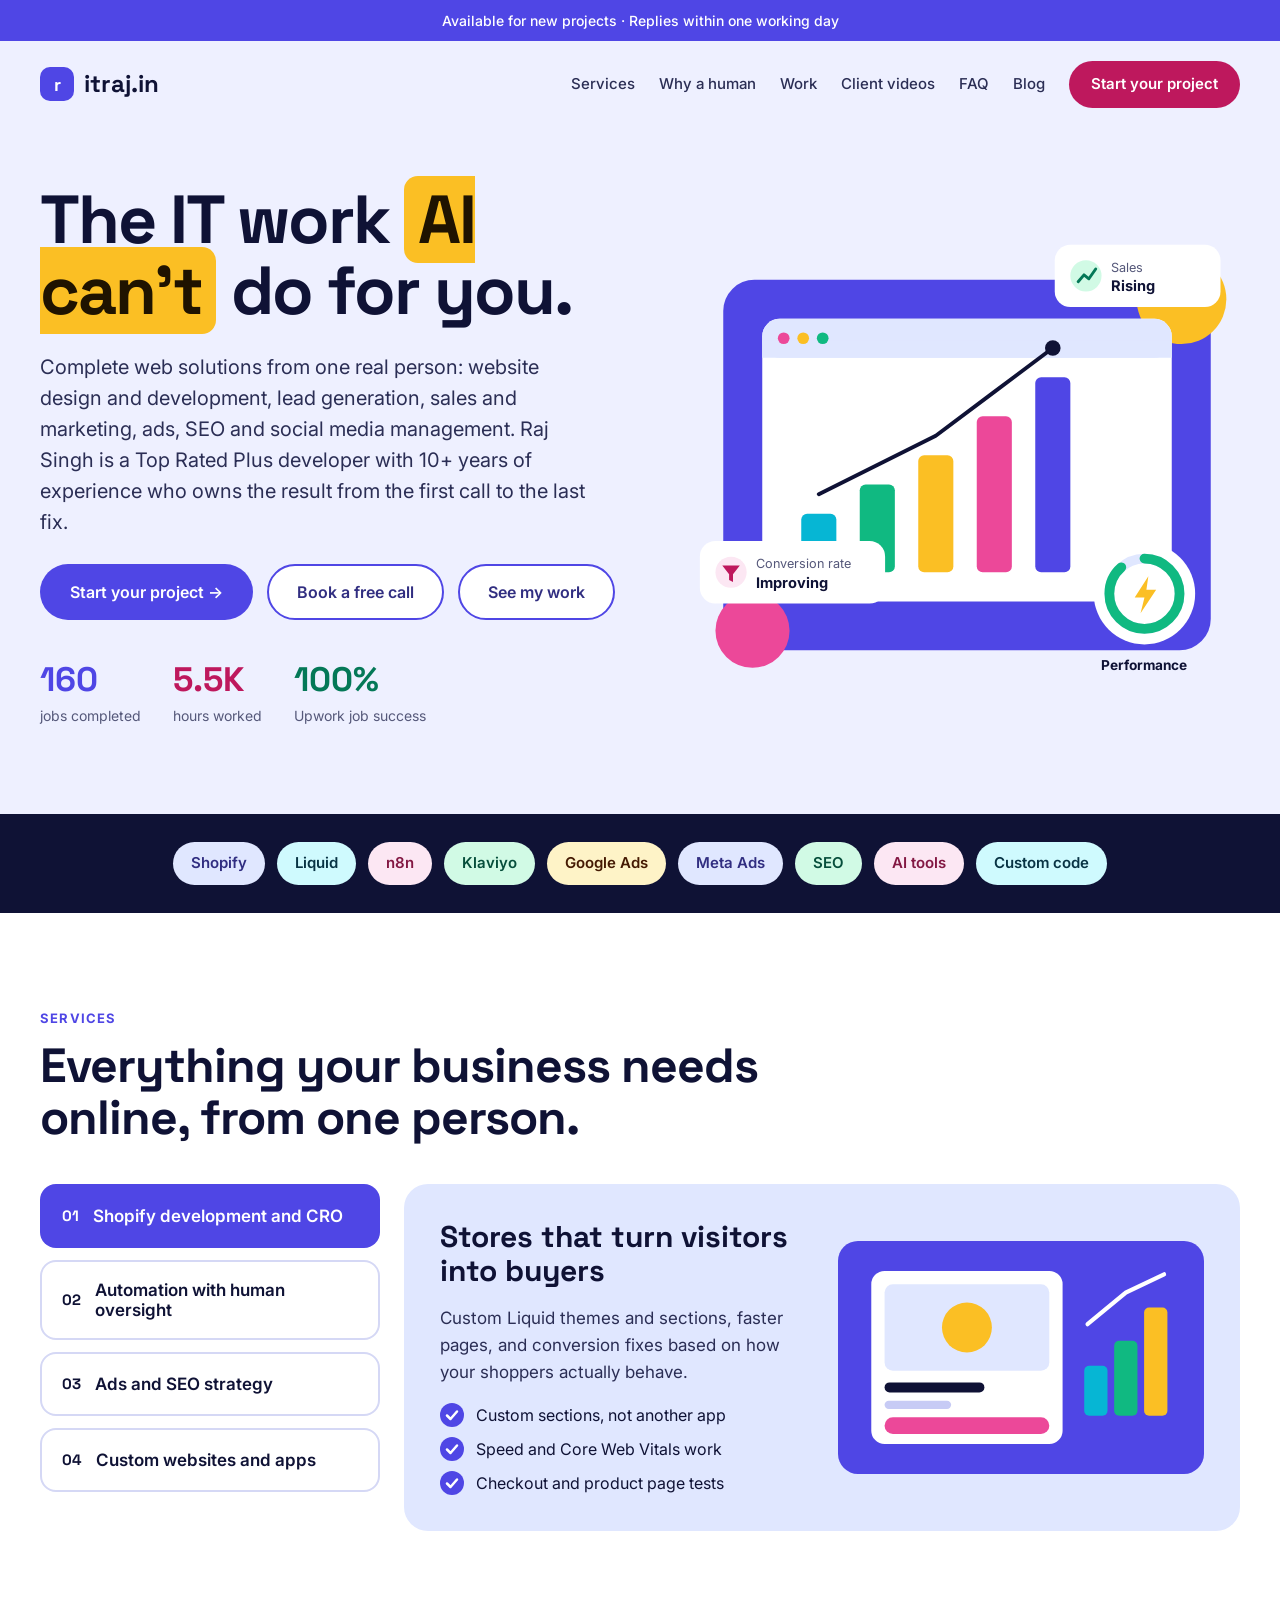
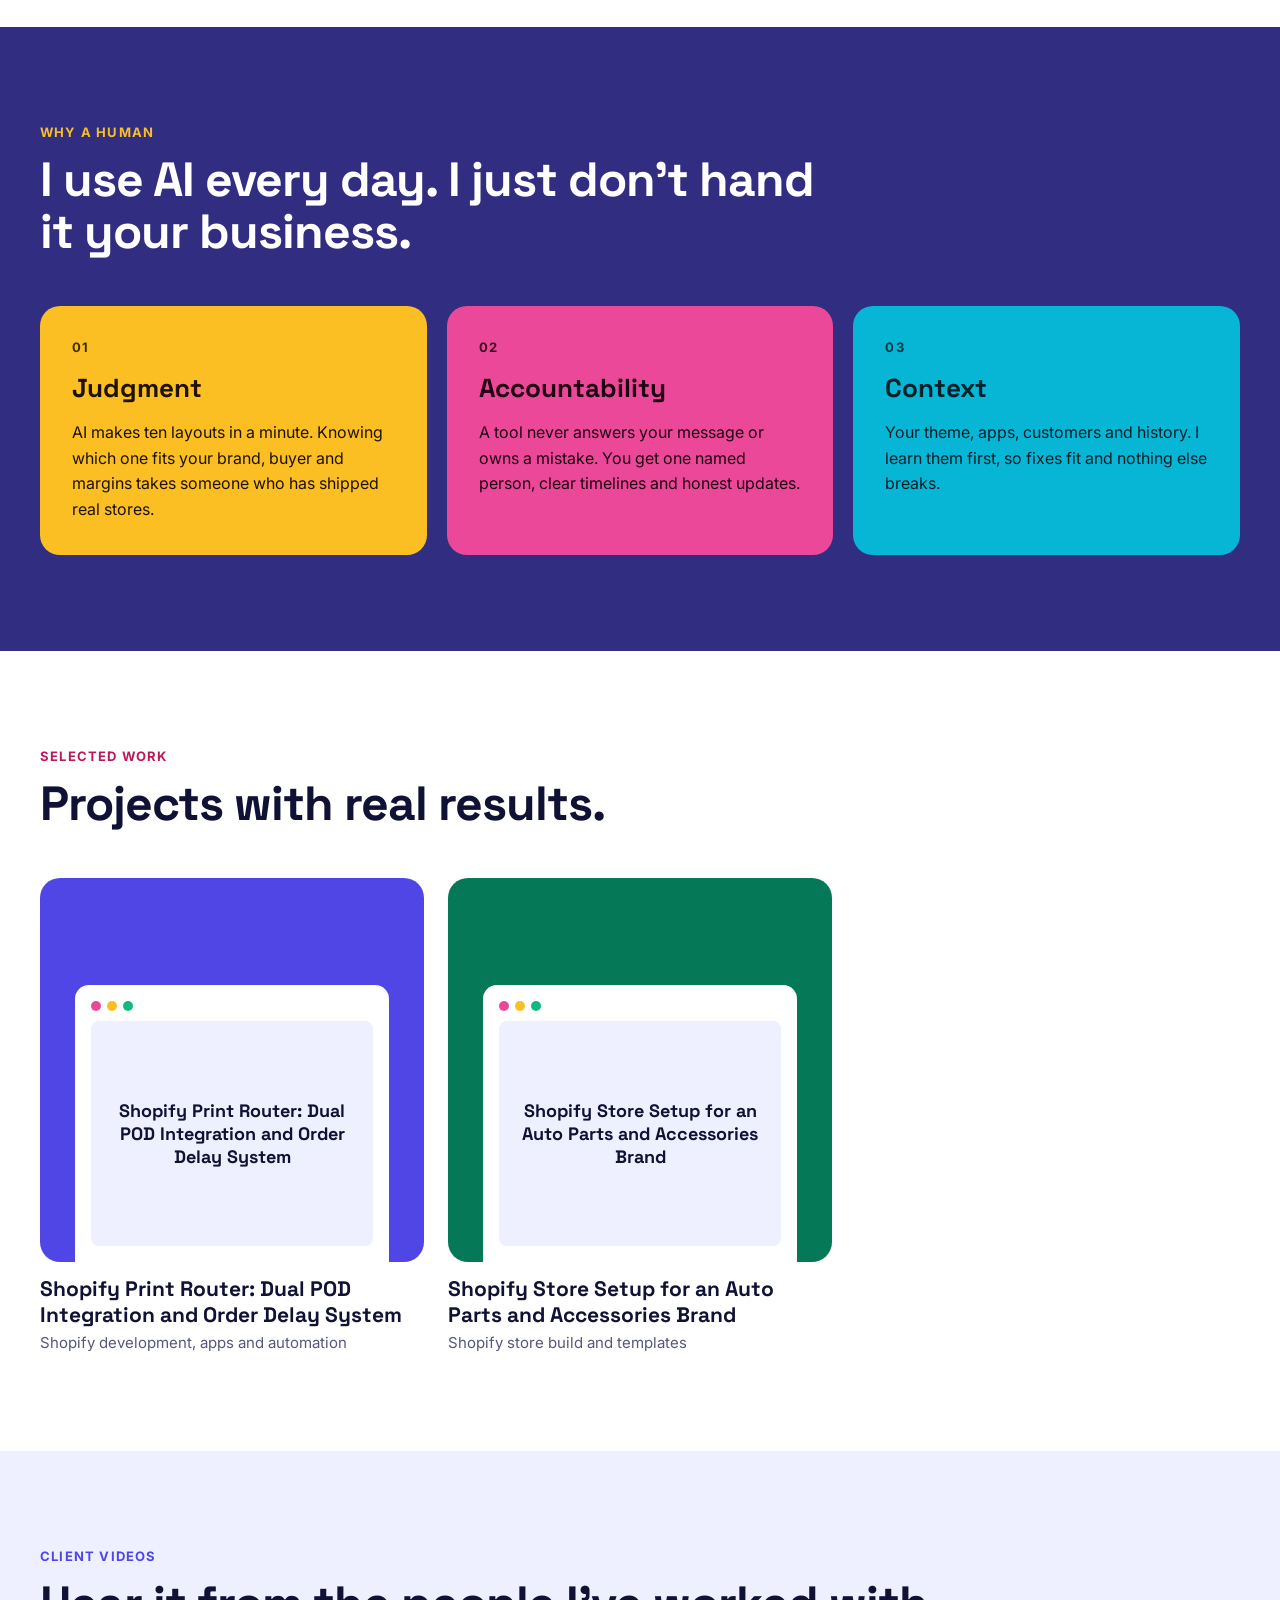
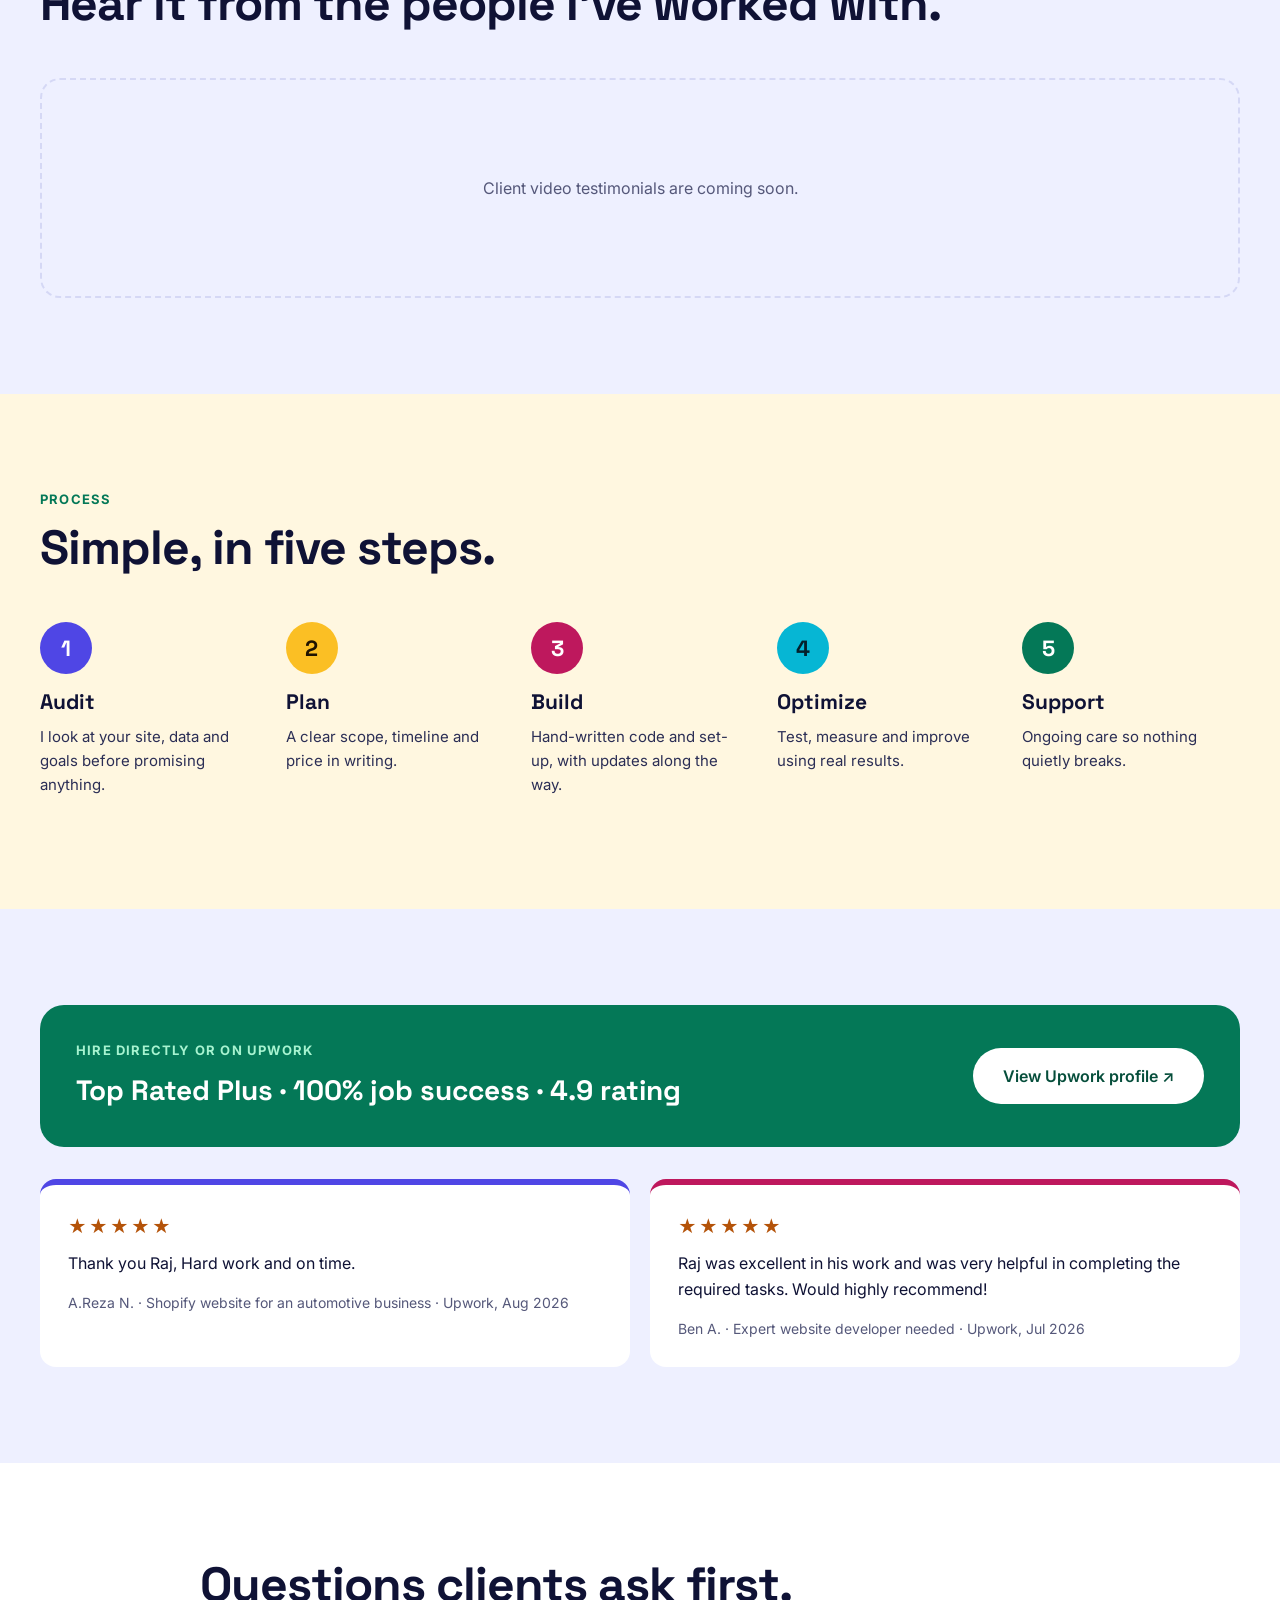
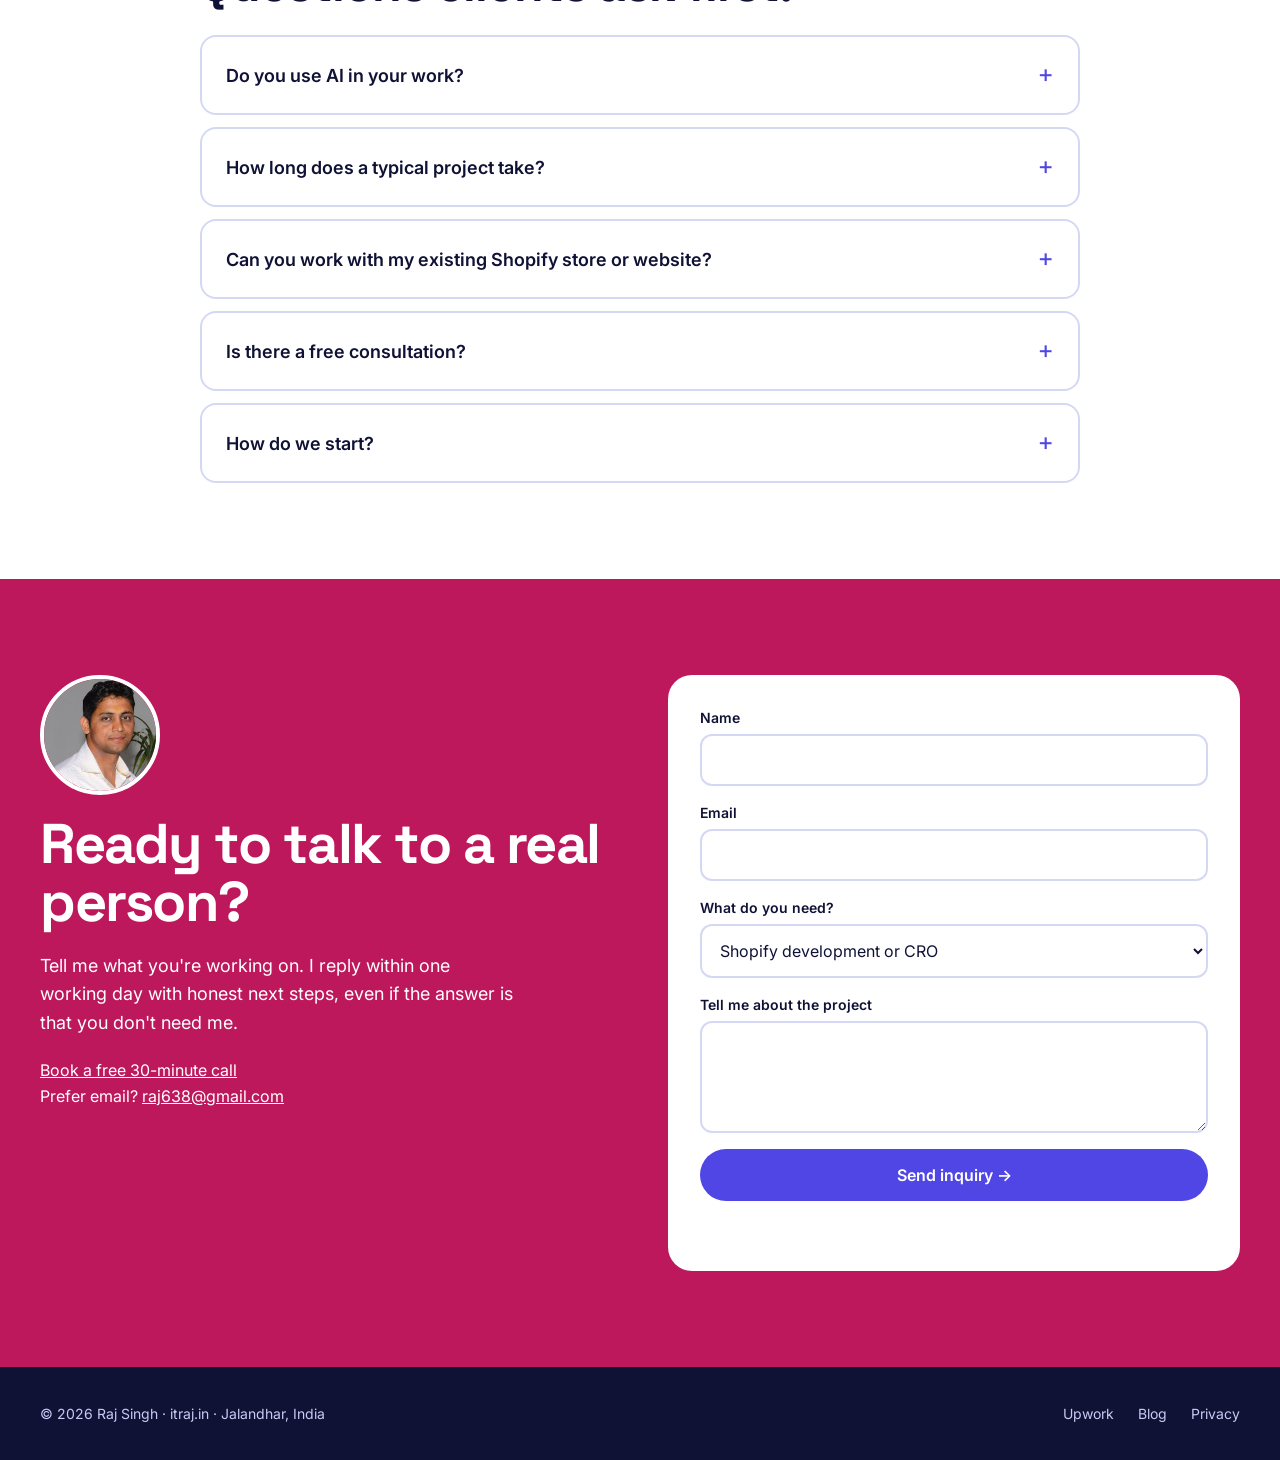
<file: index.html>
<!doctype html>
<html lang="en">
<head>
<meta charset="utf-8">
<meta name="viewport" content="width=device-width,initial-scale=1">
<title>Raj Singh | Complete Web Solutions: Design, Development, Leads and Marketing | itraj.in</title>
<meta name="description" content="Complete web solutions from one real person: website design and development, lead generation, sales and marketing, Google and Meta ads, SEO and social media management. Book a free consultation.">
<link rel="canonical" href="https://itraj.in/">
<meta name="robots" content="index,follow,max-image-preview:large">
<meta name="theme-color" content="#4F46E5">
<link rel="icon" href="/favicon.svg" type="image/svg+xml">
<meta property="og:type" content="website">
<meta property="og:site_name" content="Raj Singh">
<meta property="og:title" content="Raj Singh | Complete Web Solutions">
<meta property="og:description" content="Website design and development, lead generation, sales and marketing, ads, SEO and social media management from a real person who owns the result.">
<meta property="og:url" content="https://itraj.in/">
<meta property="og:image" content="https://itraj.in/assets/og-v2.png">
<meta property="og:image:width" content="1200">
<meta property="og:image:height" content="630">
<meta name="twitter:card" content="summary_large_image">
<link rel="preconnect" href="https://fonts.googleapis.com">
<link rel="preconnect" href="https://fonts.gstatic.com" crossorigin>
<link rel="preload" as="style" href="https://fonts.googleapis.com/css2?family=Inter:wght@400;600&family=Space+Grotesk:wght@700&display=swap">
<link rel="stylesheet" href="https://fonts.googleapis.com/css2?family=Inter:wght@400;600&family=Space+Grotesk:wght@700&display=swap">
<link rel="stylesheet" href="/assets/site.css?v=6">
<!-- Google tag (gtag.js) -->
<script async src="https://www.googletagmanager.com/gtag/js?id=G-QB0FVWJZSE"></script>
<script>window.dataLayer=window.dataLayer||[];function gtag(){dataLayer.push(arguments);}gtag('js',new Date());gtag('config','G-QB0FVWJZSE');</script>
<script type="application/ld+json">{"@context":"https://schema.org","@graph":[{"@type":"WebSite","@id":"https://itraj.in/#website","url":"https://itraj.in/","name":"Raj Singh","inLanguage":"en"},{"@type":"Person","@id":"https://itraj.in/#raj","name":"Raj Singh","url":"https://itraj.in/","email":"raj638@gmail.com","jobTitle":"Web developer and digital marketing specialist (Shopify, CRO, ads, SEO, social media)","address":{"@type":"PostalAddress","addressLocality":"Jalandhar","addressCountry":"IN"},"sameAs":["https://www.upwork.com/freelancers/~01315a4b0e96c1850b"],"knowsAbout":["Shopify","Shopify Plus","Liquid","Conversion rate optimization","Website speed optimization","Automation","Google Ads","Meta Ads","SEO"]},{"@type":"ProfessionalService","@id":"https://itraj.in/#service","name":"Raj Singh, complete web solutions","url":"https://itraj.in/","image":"https://itraj.in/assets/og-v2.png","founder":{"@id":"https://itraj.in/#raj"},"areaServed":"Worldwide","address":{"@type":"PostalAddress","addressLocality":"Jalandhar","addressCountry":"IN"},"serviceType":["Website design and development","Lead generation","Sales and marketing","Social media management","Shopify development","Conversion rate optimization","Automation","Ads and SEO"]}]}</script>
</head>
<body>
<a class="skip" href="#main">Skip to content</a>
<div class="topbar">Available for new projects · Replies within one working day</div>
<header class="top"><div class="wrap nav">
<a class="logo" href="/" aria-label="itraj.in home"><i aria-hidden="true">r</i>itraj.in</a>
<nav class="links" aria-label="Main"><a href="#services">Services</a><a href="#human">Why a human</a><a href="#work">Work</a><a href="#videos">Client videos</a><a href="#faq">FAQ</a><a href="/blog">Blog</a><a class="cta" href="#contact">Start your project</a></nav>
</div></header>
<main id="main">
<section class="top" id="top"><div class="wrap hero">
<div class="hero-text">
<h1>The IT work <mark>AI can't</mark> do for you.</h1>
<p class="lead">Complete web solutions from one real person: website design and development, lead generation, sales and marketing, ads, SEO and social media management. Raj Singh is a Top Rated Plus developer with 10+ years of experience who owns the result from the first call to the last fix.</p>
<div class="row"><a class="btn btn-primary" href="#contact">Start your project →</a><a class="btn btn-ghost" data-s-href="calendar_url" href="https://cal.com/raj-singh-fgwfbm/30min" target="_blank" rel="noopener">Book a free call</a><a class="btn btn-ghost" href="#work">See my work</a></div>
<div class="stats">
<div><b style="color:#4F46E5" data-s="stat_jobs">160</b>jobs completed</div>
<div><b style="color:#BE185D" data-s="stat_hours">5.5K</b>hours worked</div>
<div><b style="color:#047857" data-s="stat_success">100%</b>Upwork job success</div>
</div>
</div>
<div class="hero-art"><svg width="560" height="460" viewBox="0 0 560 460" role="img" aria-label="Illustration of a website dashboard showing rising sales, improving conversion rate and a strong performance score"><rect x="30" y="50" width="500" height="380" rx="32" fill="#4F46E5"/><circle cx="500" cy="70" r="46" fill="#FBBF24"/><circle cx="60" cy="410" r="38" fill="#EC4899"/><rect x="70" y="90" width="420" height="290" rx="18" fill="#FFFFFF"/><rect x="70" y="90" width="420" height="40" rx="18" fill="#E0E7FF"/><rect x="70" y="112" width="420" height="18" fill="#E0E7FF"/><circle cx="92" cy="110" r="6" fill="#EC4899"/><circle cx="112" cy="110" r="6" fill="#FBBF24"/><circle cx="132" cy="110" r="6" fill="#10B981"/><rect x="110" y="290" width="36" height="60" rx="6" fill="#06B6D4"/><rect x="170" y="260" width="36" height="90" rx="6" fill="#10B981"/><rect x="230" y="230" width="36" height="120" rx="6" fill="#FBBF24"/><rect x="290" y="190" width="36" height="160" rx="6" fill="#EC4899"/><rect x="350" y="150" width="36" height="200" rx="6" fill="#4F46E5"/><path d="M128 270 L188 240 L248 210 L308 165 L368 120" stroke="#0F1235" stroke-width="4" fill="none" stroke-linecap="round" stroke-linejoin="round"/><circle cx="368" cy="120" r="8" fill="#0F1235"/><g><rect x="370" y="14" width="170" height="64" rx="16" fill="#FFFFFF"/><circle cx="402" cy="46" r="16" fill="#D1FAE5"/><path d="M394 52 L400 45 L405 49 L412 39" stroke="#047857" stroke-width="3" fill="none" stroke-linecap="round" stroke-linejoin="round"/><text x="428" y="42" font-size="13" fill="#55587A">Sales</text><text x="428" y="62" font-size="15" font-weight="700" fill="#0F1235">Rising</text></g><g><rect x="6" y="318" width="190" height="64" rx="16" fill="#FFFFFF"/><circle cx="38" cy="350" r="16" fill="#FCE7F3"/><path d="M29 343 H47 L40 352 V360 L36 358 V352 Z" fill="#BE185D"/><text x="64" y="346" font-size="13" fill="#55587A">Conversion rate</text><text x="64" y="366" font-size="15" font-weight="700" fill="#0F1235">Improving</text></g><g><circle cx="462" cy="372" r="52" fill="#FFFFFF"/><circle cx="462" cy="372" r="36" fill="none" stroke="#E0E7FF" stroke-width="10"/><circle cx="462" cy="372" r="36" fill="none" stroke="#10B981" stroke-width="10" stroke-linecap="round" stroke-dasharray="200 27" transform="rotate(-90 462 372)"/><path d="M466 354 L452 376 H462 L458 392 L474 368 H464 Z" fill="#FBBF24"/><text x="462" y="450" font-size="14" font-weight="700" fill="#0F1235" text-anchor="middle">Performance</text></g></svg></div>
</div></section>
<section class="tools" aria-label="Tools and platforms"><div class="wrap"><ul class="chips"><li style="background:#E0E7FF;color:#312E81">Shopify</li><li style="background:#CFFAFE;color:#083344">Liquid</li><li style="background:#FCE7F3;color:#831843">n8n</li><li style="background:#D1FAE5;color:#064E3B">Klaviyo</li><li style="background:#FEF3C7;color:#451A03">Google Ads</li><li style="background:#E0E7FF;color:#312E81">Meta Ads</li><li style="background:#D1FAE5;color:#064E3B">SEO</li><li style="background:#FCE7F3;color:#831843">AI tools</li><li style="background:#CFFAFE;color:#083344">Custom code</li></ul></div></section>

<section class="sec" id="services"><div class="wrap">
<div class="eyebrow" style="color:#4F46E5">Services</div>
<h2 style="max-width:720px;margin-top:12px">Everything your business needs online, from one person.</h2>
<div class="tabs"><div class="tablist" role="tablist" aria-label="Services"><button class="tab" type="button" role="tab" id="tab-0" data-i="0" aria-controls="panel-0" aria-selected="true"><b>01</b>Shopify development and CRO</button><button class="tab" type="button" role="tab" id="tab-1" data-i="1" aria-controls="panel-1" aria-selected="false"><b>02</b>Automation with human oversight</button><button class="tab" type="button" role="tab" id="tab-2" data-i="2" aria-controls="panel-2" aria-selected="false"><b>03</b>Ads and SEO strategy</button><button class="tab" type="button" role="tab" id="tab-3" data-i="3" aria-controls="panel-3" aria-selected="false"><b>04</b>Custom websites and apps</button></div><div class="panels p0"><div class="panel" id="panel-0" role="tabpanel" aria-labelledby="tab-0"><div><h3>Stores that turn visitors into buyers</h3><p>Custom Liquid themes and sections, faster pages, and conversion fixes based on how your shoppers actually behave.</p><ul class="ticks" style="--c:#4F46E5"><li>Custom sections, not another app</li><li>Speed and Core Web Vitals work</li><li>Checkout and product page tests</li></ul></div><div><svg width="440" height="280" viewBox="0 0 440 280" role="img" aria-label="Product page with a rising conversion arrow"><rect width="440" height="280" rx="24" fill="#4F46E5"/><rect x="40" y="36" width="230" height="208" rx="16" fill="#FFFFFF"/><rect x="56" y="52" width="198" height="104" rx="10" fill="#E0E7FF"/><circle cx="155" cy="104" r="30" fill="#FBBF24"/><rect x="56" y="170" width="120" height="12" rx="6" fill="#0F1235"/><rect x="56" y="192" width="80" height="10" rx="5" fill="#C7CBF5"/><rect x="56" y="212" width="198" height="20" rx="10" fill="#EC4899"/><rect x="296" y="150" width="28" height="60" rx="6" fill="#06B6D4"/><rect x="332" y="120" width="28" height="90" rx="6" fill="#10B981"/><rect x="368" y="80" width="28" height="130" rx="6" fill="#FBBF24"/><path d="M300 100 L346 62 L392 40" stroke="#FFFFFF" stroke-width="5" fill="none" stroke-linecap="round"/></svg></div></div><div class="panel" id="panel-1" role="tabpanel" aria-labelledby="tab-1"><div><h3>Automation that someone keeps watching</h3><p>n8n, Klaviyo and AI tools wired into your process, with a human check on the steps that matter.</p><ul class="ticks" style="--c:#047857"><li>Orders, emails and reports on autopilot</li><li>Human review where mistakes cost money</li><li>Monitored and fixed when something changes</li></ul></div><div><svg width="440" height="280" viewBox="0 0 440 280" role="img" aria-label="Automation flow with a human check step"><rect width="440" height="280" rx="24" fill="#047857"/><path d="M90 140 H190 M250 140 H350" stroke="#FFFFFF" stroke-width="5"/><path d="M220 110 V60 M220 170 V220" stroke="#FFFFFF" stroke-width="5" stroke-dasharray="8 8"/><circle cx="70" cy="140" r="34" fill="#FBBF24"/><circle cx="220" cy="140" r="40" fill="#EC4899"/><path d="M203 140 L216 153 L240 126" stroke="#FFFFFF" stroke-width="7" fill="none" stroke-linecap="round" stroke-linejoin="round"/><circle cx="370" cy="140" r="34" fill="#06B6D4"/><circle cx="220" cy="46" r="18" fill="#FFFFFF"/><circle cx="220" cy="234" r="18" fill="#FFFFFF"/></svg></div></div><div class="panel" id="panel-2" role="tabpanel" aria-labelledby="tab-2"><div><h3>Ads and SEO with a person accountable</h3><p>Google and Meta Ads plus SEO, planned around your margins and reported in plain language.</p><ul class="ticks" style="--c:#BE185D"><li>Campaigns built around real profit</li><li>Clear monthly reports, no jargon</li><li>SEO fixes you can see on the page</li></ul></div><div><svg width="440" height="280" viewBox="0 0 440 280" role="img" aria-label="Search and ads performance chart"><rect width="440" height="280" rx="24" fill="#BE185D"/><rect x="40" y="40" width="250" height="200" rx="16" fill="#FFFFFF"/><path d="M62 210 L110 170 L160 184 L210 120 L268 76" stroke="#BE185D" stroke-width="6" fill="none" stroke-linecap="round" stroke-linejoin="round"/><circle cx="268" cy="76" r="9" fill="#BE185D"/><rect x="62" y="58" width="90" height="10" rx="5" fill="#C7CBF5"/><circle cx="350" cy="150" r="48" fill="#FBBF24"/><circle cx="350" cy="150" r="30" fill="#FFFFFF"/><path d="M372 174 L406 208" stroke="#0F1235" stroke-width="12" stroke-linecap="round"/></svg></div></div><div class="panel" id="panel-3" role="tabpanel" aria-labelledby="tab-3"><div><h3>Websites built around your business</h3><p>Business sites and tools designed around how your company really works.</p><ul class="ticks" style="--c:#0E7490"><li>Fast, clean, mobile-first pages</li><li>Forms, bookings and integrations</li><li>Yours to own, with free or low-cost hosting</li></ul></div><div><svg width="440" height="280" viewBox="0 0 440 280" role="img" aria-label="Code editor window"><rect width="440" height="280" rx="24" fill="#0E7490"/><rect x="40" y="36" width="360" height="208" rx="16" fill="#0F1235"/><circle cx="64" cy="58" r="6" fill="#EC4899"/><circle cx="84" cy="58" r="6" fill="#FBBF24"/><circle cx="104" cy="58" r="6" fill="#10B981"/><rect x="64" y="86" width="90" height="10" rx="5" fill="#06B6D4"/><rect x="164" y="86" width="140" height="10" rx="5" fill="#FBBF24"/><rect x="84" y="112" width="160" height="10" rx="5" fill="#EC4899"/><rect x="84" y="138" width="110" height="10" rx="5" fill="#10B981"/><rect x="204" y="138" width="100" height="10" rx="5" fill="#A5B4FC"/><rect x="84" y="164" width="190" height="10" rx="5" fill="#06B6D4"/><rect x="64" y="190" width="70" height="10" rx="5" fill="#FBBF24"/></svg></div></div></div></div>
</div></section>

<section class="sec dark" id="human"><div class="wrap">
<div class="eyebrow" style="color:#FBBF24">Why a human</div>
<h2 style="max-width:780px;margin-top:12px">I use AI every day. I just don't hand it your business.</h2>
<div class="cards"><div class="card" style="background:#FBBF24;color:#1F1300"><div class="eyebrow" style="opacity:.85">01</div><h3>Judgment</h3><p>AI makes ten layouts in a minute. Knowing which one fits your brand, buyer and margins takes someone who has shipped real stores.</p></div><div class="card" style="background:#EC4899;color:#1F0010"><div class="eyebrow" style="opacity:.85">02</div><h3>Accountability</h3><p>A tool never answers your message or owns a mistake. You get one named person, clear timelines and honest updates.</p></div><div class="card" style="background:#06B6D4;color:#04202B"><div class="eyebrow" style="opacity:.85">03</div><h3>Context</h3><p>Your theme, apps, customers and history. I learn them first, so fixes fit and nothing else breaks.</p></div></div>
</div></section>

<section class="sec" id="work"><div class="wrap">
<div class="eyebrow" style="color:#BE185D">Selected work</div>
<h2 style="margin-top:12px">Projects with real results.</h2>
<div class="grid" id="project-list"><article class="proj"><div class="shot" style="background:#4F46E5"><div class="win"><div class="dots"><i style="background:#EC4899"></i><i style="background:#FBBF24"></i><i style="background:#10B981"></i></div><div class="ph">Shopify Print Router: Dual POD Integration and Order Delay System</div></div></div><div><h3>Shopify Print Router: Dual POD Integration and Order Delay System</h3><p>Shopify development, apps and automation</p></div></article><article class="proj"><div class="shot" style="background:#047857"><div class="win"><div class="dots"><i style="background:#EC4899"></i><i style="background:#FBBF24"></i><i style="background:#10B981"></i></div><div class="ph">Shopify Store Setup for an Auto Parts and Accessories Brand</div></div></div><div><h3>Shopify Store Setup for an Auto Parts and Accessories Brand</h3><p>Shopify store build and templates</p></div></article></div>
</div></section>

<section class="sec" id="videos" style="background:#EEF0FF"><div class="wrap">
<div class="eyebrow" style="color:#4F46E5">Client videos</div>
<h2 style="margin-top:12px">Hear it from the people I've worked with.</h2>
<div class="vids" id="video-list"><div class="vempty">Client video testimonials are coming soon.</div></div>
</div></section>

<section class="sec" id="process" style="background:#FFF7E0"><div class="wrap">
<div class="eyebrow" style="color:#047857">Process</div>
<h2 style="margin-top:12px">Simple, in five steps.</h2>
<ol class="steps" style="list-style:none;padding:0"><li class="step"><i style="background:#4F46E5;color:#FFFFFF">1</i><h3>Audit</h3><p>I look at your site, data and goals before promising anything.</p></li><li class="step"><i style="background:#FBBF24;color:#1F1300">2</i><h3>Plan</h3><p>A clear scope, timeline and price in writing.</p></li><li class="step"><i style="background:#BE185D;color:#FFFFFF">3</i><h3>Build</h3><p>Hand-written code and set-up, with updates along the way.</p></li><li class="step"><i style="background:#06B6D4;color:#04202B">4</i><h3>Optimize</h3><p>Test, measure and improve using real results.</p></li><li class="step"><i style="background:#047857;color:#FFFFFF">5</i><h3>Support</h3><p>Ongoing care so nothing quietly breaks.</p></li></ol>
</div></section>

<section class="sec" id="reviews" style="background:#EEF0FF"><div class="wrap">
<div class="up"><div><div class="eyebrow" style="color:#A7F3D0">Hire directly or on Upwork</div><strong>Top Rated Plus · <span data-s="stat_success">100%</span> job success · <span data-s="stat_rating">4.9</span> rating</strong></div><a class="btn" data-s-href="upwork_url" href="https://www.upwork.com/freelancers/~01315a4b0e96c1850b" target="_blank" rel="noopener">View Upwork profile ↗</a></div>
<div class="revs" id="review-list"><figure class="rev" style="--c:#4F46E5"><div class="stars" aria-label="5 out of 5 stars">★★★★★</div><blockquote>Thank you Raj, Hard work and on time.</blockquote><cite>A.Reza N. · Shopify website for an automotive business · Upwork, Aug 2026</cite></figure><figure class="rev" style="--c:#BE185D"><div class="stars" aria-label="5 out of 5 stars">★★★★★</div><blockquote>Raj was excellent in his work and was very helpful in completing the required tasks. Would highly recommend!</blockquote><cite>Ben A. · Expert website developer needed · Upwork, Jul 2026</cite></figure></div>
</div></section>

<section class="sec" id="faq"><div class="wrap faq">
<h2>Questions clients ask first.</h2>
<div style="margin-top:24px"><details><summary>Do you use AI in your work?</summary><p>Yes, as a tool. It speeds up the routine parts. Decisions, checks and fixes stay with me.</p></details><details><summary>How long does a typical project take?</summary><p>It depends on the scope. Small fixes can take days and full builds usually take a few weeks. You get a written timeline and price before any work starts.</p></details><details><summary>Can you work with my existing Shopify store or website?</summary><p>Yes. Most of my work is improving what you already have without breaking it.</p></details><details><summary>Is there a free consultation?</summary><p>Yes. I offer a free 30-minute consultation with real advice and no sales pressure. Send the form below to book it.</p></details><details><summary>How do we start?</summary><p>Send the form below. I reply with next steps within one working day.</p></details></div>
</div></section>

<section class="sec contact" id="contact"><div class="wrap cwrap">
<div><img class="me" src="/assets/raj.jpg" width="120" height="120" alt="Raj Singh" loading="lazy"><h2>Ready to talk to a real person?</h2><p>Tell me what you're working on. I reply within one working day with honest next steps, even if the answer is that you don't need me.</p><p class="alt"><a data-s-href="calendar_url" href="https://cal.com/raj-singh-fgwfbm/30min" target="_blank" rel="noopener">Book a free 30-minute call</a><br>Prefer email? <a data-mail data-mail-text href="mailto:raj638@gmail.com">raj638@gmail.com</a></p></div>
<div><form id="contact-form" novalidate>
<label>Name<input type="text" name="name" autocomplete="name" required maxlength="120"></label>
<label>Email<input type="email" name="email" autocomplete="email" required maxlength="200"></label>
<label>What do you need?<select name="service"><option>Shopify development or CRO</option><option>Automation</option><option>Ads or SEO</option><option>Custom website or app</option><option>Free 30-minute consultation</option><option>Not sure yet</option></select></label>
<label>Tell me about the project<textarea name="message" rows="4" required maxlength="5000"></textarea></label>
<div class="hp" aria-hidden="true"><label>Website<input type="text" name="website" tabindex="-1" autocomplete="off"></label></div>
<button class="btn btn-primary" type="submit">Send inquiry →</button>
<div class="msg" id="form-msg" role="status" aria-live="polite"></div>
</form></div>
</div></section>
</main>
<footer><div class="wrap"><div>© 2026 Raj Singh · itraj.in · Jalandhar, India</div><nav aria-label="Footer"><a data-s-href="upwork_url" href="https://www.upwork.com/freelancers/~01315a4b0e96c1850b" target="_blank" rel="noopener">Upwork</a><a href="/blog">Blog</a><a href="/privacy">Privacy</a></nav></div></footer>
<script src="/assets/site.js?v=7" defer></script>
</body>
</html>
</file>
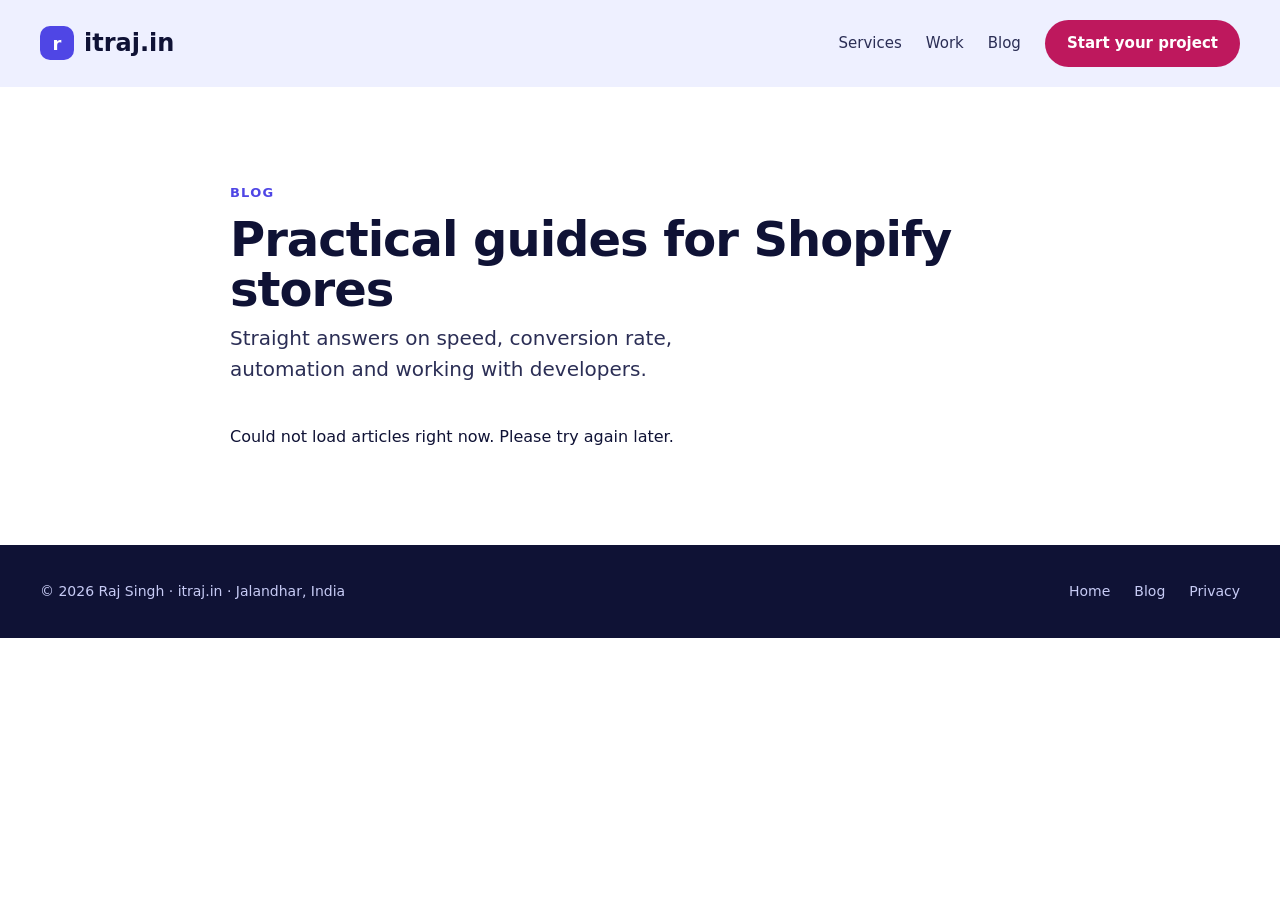
<file: blog/index.html>
<!doctype html><html lang="en"><head><meta charset="utf-8"><meta name="viewport" content="width=device-width,initial-scale=1">
<title>Shopify, CRO and automation blog | Raj Singh</title><meta name="description" content="Practical guides on Shopify speed, conversion rate, automation and hiring a developer, from Raj Singh, a Top Rated Plus Shopify developer."><link rel="canonical" href="https://itraj.in/blog">
<meta property="og:type" content="website"><meta property="og:site_name" content="itraj.in"><meta property="og:title" content="Shopify, CRO and automation blog | Raj Singh"><meta property="og:description" content="Practical guides on Shopify speed, conversion rate, automation and hiring a developer, from Raj Singh, a Top Rated Plus Shopify developer."><meta property="og:image" content="https://itraj.in/assets/og-v2.png"><meta name="twitter:card" content="summary_large_image">
<link rel="icon" href="/favicon.svg" type="image/svg+xml"><link rel="stylesheet" href="/assets/site.css?v=3">
<script async src="https://www.googletagmanager.com/gtag/js?id=G-QB0FVWJZSE"></script>
<script>window.dataLayer=window.dataLayer||[];function gtag(){dataLayer.push(arguments);}gtag('js',new Date());gtag('config','G-QB0FVWJZSE');</script>
</head><body>
<header class="top"><div class="wrap nav"><a class="logo" href="/" aria-label="itraj.in home"><i aria-hidden="true">r</i>itraj.in</a>
<nav class="links" aria-label="Main"><a href="/#services">Services</a><a href="/#work">Work</a><a href="/blog">Blog</a><a class="cta" href="/#contact">Start your project</a></nav></div></header>
<main class="sec" id="main"><div class="wrap" style="max-width:900px"><div class="eyebrow" style="color:#4F46E5">Blog</div><h1 style="font-size:48px;letter-spacing:-1px;margin:12px 0 8px">Practical guides for Shopify stores</h1><p class="lead" style="margin-bottom:40px">Straight answers on speed, conversion rate, automation and working with developers.</p><div id="post-list" class="blog-list" aria-live="polite"><p>Loading articles…</p></div></div></main>
<footer><div class="wrap"><div>© 2026 Raj Singh · itraj.in · Jalandhar, India</div><nav aria-label="Footer"><a href="/">Home</a><a href="/blog">Blog</a><a href="/privacy">Privacy</a></nav></div></footer>
<script src="/assets/blog.js?v=4" defer></script></body></html>
</file>
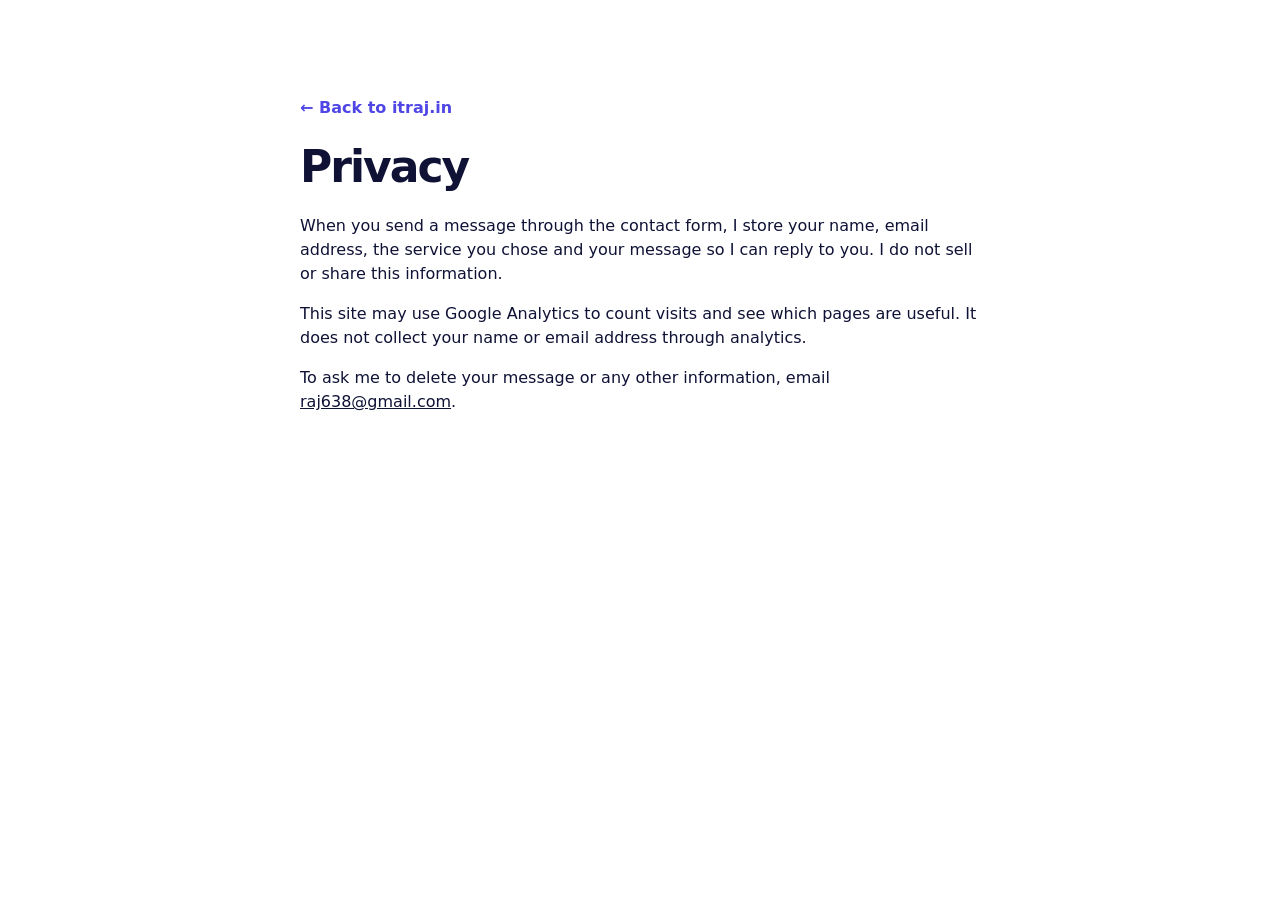
<file: privacy.html>
<!doctype html><html lang="en"><head><meta charset="utf-8"><meta name="viewport" content="width=device-width,initial-scale=1"><title>Privacy | itraj.in</title><meta name="description" content="How itraj.in handles the information you send through the contact form."><link rel="canonical" href="https://itraj.in/privacy"><link rel="icon" href="/favicon.svg" type="image/svg+xml"><link rel="stylesheet" href="/assets/site.css"></head><body><main class="sec"><div class="wrap" style="max-width:760px"><p><a href="/" style="color:#4F46E5;font-weight:600">← Back to itraj.in</a></p><h1 style="font-size:44px;margin:24px 0">Privacy</h1><p style="margin-bottom:16px">When you send a message through the contact form, I store your name, email address, the service you chose and your message so I can reply to you. I do not sell or share this information.</p><p style="margin-bottom:16px">This site may use Google Analytics to count visits and see which pages are useful. It does not collect your name or email address through analytics.</p><p style="margin-bottom:16px">To ask me to delete your message or any other information, email <a href="mailto:raj638@gmail.com" style="text-decoration:underline">raj638@gmail.com</a>.</p></div></main></body></html>
</file>
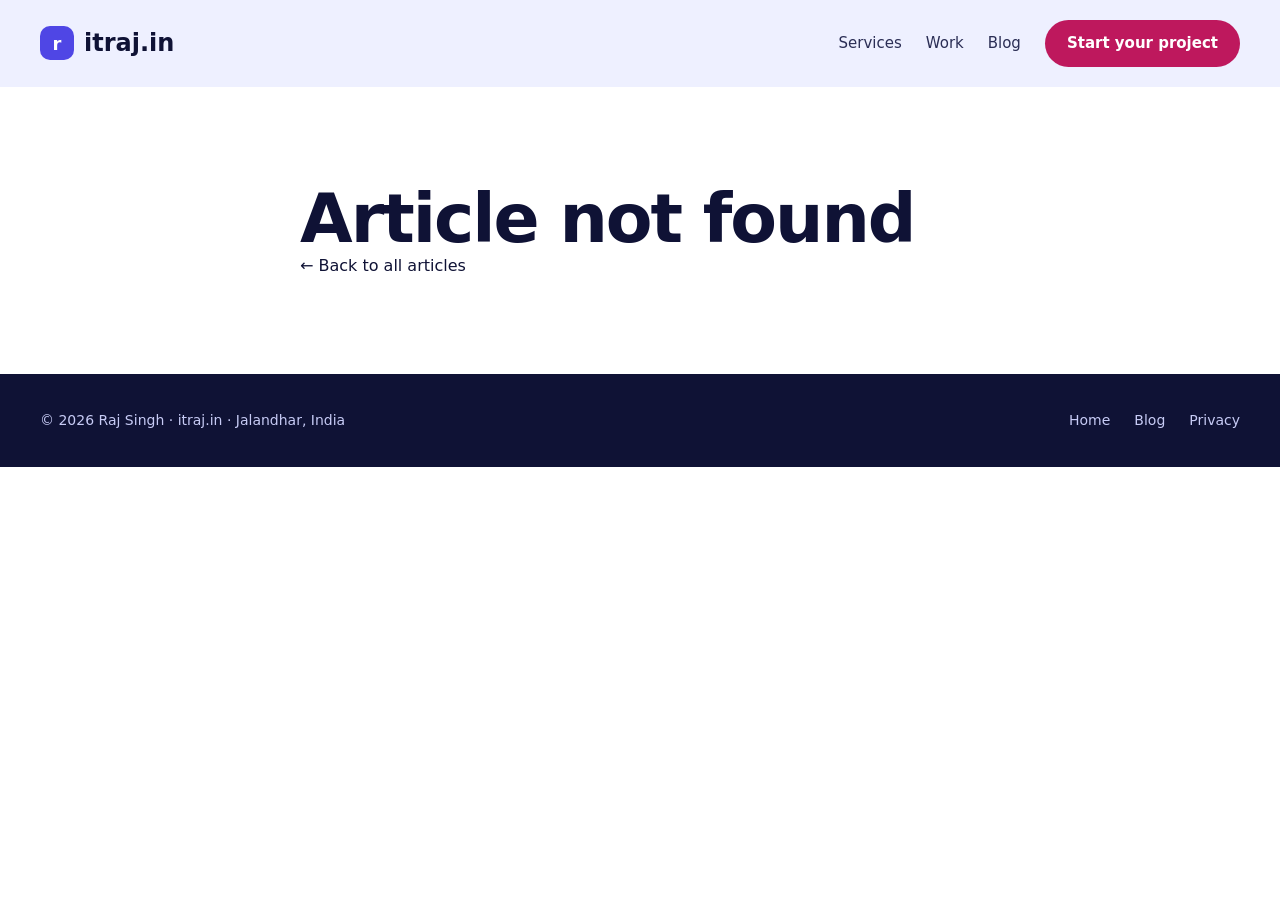
<file: blog/post.html>
<!doctype html><html lang="en"><head><meta charset="utf-8"><meta name="viewport" content="width=device-width,initial-scale=1">
<title>Article | itraj.in</title><meta name="description" content="Guides on Shopify, conversion rate and automation from Raj Singh."><link rel="canonical" href="https://itraj.in/blog"><meta name="robots" content="noindex">
<meta property="og:type" content="website"><meta property="og:site_name" content="itraj.in"><meta property="og:title" content="Article | itraj.in"><meta property="og:description" content="Guides on Shopify, conversion rate and automation from Raj Singh."><meta property="og:image" content="https://itraj.in/assets/og-v2.png"><meta name="twitter:card" content="summary_large_image">
<link rel="icon" href="/favicon.svg" type="image/svg+xml"><link rel="stylesheet" href="/assets/site.css?v=3">
<script async src="https://www.googletagmanager.com/gtag/js?id=G-QB0FVWJZSE"></script>
<script>window.dataLayer=window.dataLayer||[];function gtag(){dataLayer.push(arguments);}gtag('js',new Date());gtag('config','G-QB0FVWJZSE');</script>
</head><body>
<header class="top"><div class="wrap nav"><a class="logo" href="/" aria-label="itraj.in home"><i aria-hidden="true">r</i>itraj.in</a>
<nav class="links" aria-label="Main"><a href="/#services">Services</a><a href="/#work">Work</a><a href="/blog">Blog</a><a class="cta" href="/#contact">Start your project</a></nav></div></header>
<main class="sec" id="main"><article class="wrap" style="max-width:760px" id="post"><p>Loading…</p></article></main>
<footer><div class="wrap"><div>© 2026 Raj Singh · itraj.in · Jalandhar, India</div><nav aria-label="Footer"><a href="/">Home</a><a href="/blog">Blog</a><a href="/privacy">Privacy</a></nav></div></footer>
<script src="/assets/blog.js?v=4" defer></script></body></html>
</file>
<file: assets/site.css>
:root{--ink:#0F1235;--muted:#55587A;--soft:#2B2E55;--indigo:#4F46E5;--indigo-d:#312E81;--lav:#EEF0FF;--pink:#BE185D;--amber:#FBBF24;--green:#047857;--teal:#0E7490;--line:#D5D8F5;--head:'Space Grotesk',system-ui,sans-serif}
*,*::before,*::after{box-sizing:border-box}
html{scroll-behavior:smooth}
body{margin:0;font-family:Inter,system-ui,-apple-system,'Segoe UI',sans-serif;color:var(--ink);background:#fff;line-height:1.5;-webkit-font-smoothing:antialiased}
h1,h2,h3,p,figure{margin:0}
a{color:inherit;text-decoration:none}
a:hover{opacity:.85}
img,svg{max-width:100%;height:auto;display:block}
svg text{font-family:inherit}
:focus-visible{outline:3px solid var(--amber);outline-offset:2px}
.skip{position:absolute;left:-999px;top:8px;background:#fff;color:var(--ink);padding:10px 16px;border-radius:8px;z-index:50}
.skip:focus{left:8px}
.wrap{max-width:1280px;margin:0 auto;padding:0 40px}
.sec{padding:96px 0}
.eyebrow{font-size:13px;letter-spacing:1.2px;text-transform:uppercase;font-weight:700}
h2{font-family:var(--head);font-size:48px;line-height:1.08;letter-spacing:-1px;font-weight:700}
.btn{display:inline-flex;align-items:center;justify-content:center;min-height:48px;padding:14px 28px;border-radius:999px;font-weight:600;font-size:16px;border:2px solid transparent;cursor:pointer;font-family:inherit}
.btn-primary{background:var(--indigo);color:#fff}
.btn-ghost{background:#fff;border-color:var(--indigo);color:var(--indigo-d)}
.topbar{background:var(--indigo);color:#fff;text-align:center;padding:10px 16px;font-size:14px;font-weight:500}
.top{background:var(--lav)}
.nav{display:flex;flex-wrap:wrap;gap:16px;align-items:center;justify-content:space-between;padding-top:20px;padding-bottom:20px}
.logo{display:flex;align-items:center;gap:10px;font-family:var(--head);font-weight:700;font-size:24px}
.logo i{width:34px;height:34px;border-radius:10px;background:var(--indigo);color:#fff;display:flex;align-items:center;justify-content:center;font-style:normal;font-size:18px}
.links{display:flex;flex-wrap:wrap;gap:24px;align-items:center;font-size:15px;font-weight:500;color:var(--soft)}
.links .cta{background:var(--pink);color:#fff;padding:12px 22px;border-radius:999px;font-weight:600}
.hero{display:flex;flex-wrap:wrap;gap:48px;align-items:center;padding-top:56px;padding-bottom:88px}
.hero-text{flex:1 1 500px;min-width:0;display:flex;flex-direction:column;gap:26px}
.hero-art{flex:1 1 440px;min-width:0}
h1{font-family:var(--head);font-weight:700;font-size:68px;line-height:1.05;letter-spacing:-2px}
h1 mark{background:var(--amber);color:#1F1300;padding:0 14px;border-radius:14px}
.lead{font-size:20px;line-height:1.55;color:var(--soft);max-width:560px}
.row{display:flex;flex-wrap:wrap;gap:14px}
.stats{display:flex;flex-wrap:wrap;gap:32px;padding-top:8px;font-size:14px;color:var(--muted)}
.stats b{display:block;font-family:var(--head);font-size:34px}
.tools{background:var(--ink);padding:28px 0}
.chips{display:flex;flex-wrap:wrap;gap:12px;justify-content:center;margin:0;padding:0;list-style:none}
.chips li{padding:10px 18px;border-radius:999px;font-weight:600;font-size:15px}
.tabs{display:flex;flex-wrap:wrap;gap:24px;align-items:stretch;margin-top:40px}
.tablist{flex:0 1 340px;min-width:0;display:flex;flex-direction:column;gap:12px}
.tab{display:flex;gap:14px;align-items:center;text-align:left;padding:18px 20px;border-radius:16px;cursor:pointer;min-height:64px;font:600 17px Inter,system-ui,sans-serif;border:2px solid var(--line);background:#fff;color:var(--ink)}
.tab b{font-family:var(--head);font-size:15px}
.tab[aria-selected=true]{color:#fff;border-color:transparent}
.panels{flex:1 1 560px;min-width:0;border-radius:24px;padding:36px;transition:background .2s}
.panel{display:flex;flex-wrap:wrap;gap:32px;align-items:center}
.panel[hidden]{display:none}
.panel>div{flex:1 1 300px;min-width:0}
.panel h3{font-family:var(--head);font-size:30px;line-height:1.15;font-weight:700;margin-bottom:16px}
.panel p{font-size:17px;line-height:1.6;color:var(--soft);margin-bottom:16px}
.ticks{list-style:none;margin:0;padding:0;display:flex;flex-direction:column;gap:10px}
.ticks li{display:flex;gap:12px;align-items:flex-start;font-size:16px}
.ticks li::before{content:"";flex:none;width:24px;height:24px;border-radius:50%;background:var(--c,var(--indigo)) url("data:image/svg+xml,%3Csvg xmlns='http://www.w3.org/2000/svg' viewBox='0 0 24 24'%3E%3Cpath d='M7 12.5 10.5 16 17 8.5' stroke='%23fff' stroke-width='2.5' fill='none' stroke-linecap='round' stroke-linejoin='round'/%3E%3C/svg%3E") center/24px no-repeat}
.dark{background:var(--indigo-d);color:#fff}
.cards{display:flex;flex-wrap:wrap;gap:20px;margin-top:48px}
.card{flex:1 1 280px;min-width:0;border-radius:20px;padding:32px;display:flex;flex-direction:column;gap:12px}
.card h3{font-family:var(--head);font-size:26px;font-weight:700}
.card p{font-size:16px;line-height:1.6}
.grid{display:grid;grid-template-columns:repeat(auto-fill,minmax(min(100%,300px),1fr));gap:32px 24px;margin-top:48px}
.proj{min-width:0;display:flex;flex-direction:column;gap:14px;color:inherit}
a.proj .shot{transition:transform .2s,box-shadow .2s}
a.proj:hover{opacity:1}
a.proj:hover .shot,a.proj:focus-visible .shot{transform:translateY(-4px);box-shadow:0 14px 30px rgba(15,18,53,.18)}
.shot{position:relative;aspect-ratio:1/1;border-radius:20px;display:flex;align-items:flex-end;justify-content:center;overflow:hidden;background:var(--lav)}
.shot img{position:absolute;inset:0;width:100%;height:100%;object-fit:cover;object-position:top center}
.shot .win{width:82%;height:72%;background:#fff;border-radius:14px 14px 0 0;padding:16px;display:flex;flex-direction:column;gap:10px}
.shot .dots{display:flex;gap:6px}
.shot .dots i{width:10px;height:10px;border-radius:50%;display:block}
.shot .ph{flex:1;border-radius:8px;background:var(--lav);display:flex;align-items:center;justify-content:center;color:var(--ink);font:700 18px/1.3 var(--head);text-align:center;padding:12px}
.shot .visit{position:absolute;right:12px;top:12px;background:#fff;color:var(--indigo-d);font-size:13px;font-weight:700;padding:6px 12px;border-radius:999px}
.proj h3{font-family:var(--head);font-size:21px;line-height:1.25;font-weight:700}
.proj p{font-size:15px;color:var(--muted);margin-top:4px}
.vids{display:flex;flex-wrap:wrap;gap:24px;margin-top:48px}
.vid{flex:1 1 360px;min-width:0;display:flex;flex-direction:column;gap:12px}
.vbox{position:relative;aspect-ratio:16/9;border-radius:20px;overflow:hidden;background:var(--ink)}
.vbox iframe,.vbox video,.vbox img,.vbox button{position:absolute;inset:0;width:100%;height:100%;border:0;object-fit:cover}
.vbox button{background:none;cursor:pointer;padding:0}
.vbox .play{position:absolute;left:50%;top:50%;width:72px;height:72px;margin:-36px 0 0 -36px;border-radius:50%;background:var(--pink);display:flex;align-items:center;justify-content:center}
.vbox .play::after{content:"";border-left:22px solid #fff;border-top:13px solid transparent;border-bottom:13px solid transparent;margin-left:6px}
.vempty{flex:1 1 360px;min-height:220px;border:2px dashed var(--line);border-radius:20px;display:flex;align-items:center;justify-content:center;text-align:center;padding:24px;color:var(--muted);font-size:16px}
.vid h3{font-family:var(--head);font-size:20px;font-weight:700}
.vid p{font-size:14px;color:var(--muted)}
.steps{display:flex;flex-wrap:wrap;gap:28px;margin-top:48px}
.step{flex:1 1 200px;min-width:0}
.step i{width:52px;height:52px;border-radius:50%;display:flex;align-items:center;justify-content:center;font:700 22px var(--head);font-style:normal;margin-bottom:12px}
.step h3{font-family:var(--head);font-size:21px;font-weight:700;margin-bottom:8px}
.step p{font-size:15px;line-height:1.6;color:var(--soft)}
.up{background:var(--green);color:#fff;border-radius:24px;padding:36px;display:flex;flex-wrap:wrap;gap:24px;align-items:center;justify-content:space-between}
.up strong{display:block;font-family:var(--head);font-size:28px;margin-top:8px}
.up .btn{background:#fff;color:#064E3B}
.revs{display:flex;flex-wrap:wrap;gap:20px;margin-top:32px}
.rev{flex:1 1 300px;min-width:0;background:#fff;border-top:6px solid var(--c);border-radius:16px;padding:28px}
.rev blockquote{margin:0;font-size:16px;line-height:1.65}
.rev cite{display:block;font-style:normal;font-size:14px;color:var(--muted);margin-top:16px}
.rev .stars{color:#B45309;letter-spacing:2px;margin-bottom:10px;font-size:18px}
.faq{max-width:960px}
details{border:2px solid var(--line);border-radius:16px;overflow:hidden;margin-top:12px}
summary{cursor:pointer;list-style:none;padding:20px 24px;font-size:18px;font-weight:600;min-height:64px;display:flex;justify-content:space-between;align-items:center;gap:16px}
summary::-webkit-details-marker{display:none}
summary::after{content:"+";font:28px var(--head);color:var(--indigo)}
details[open] summary{background:var(--lav)}
details[open] summary::after{content:"\2212"}
details p{padding:12px 24px 22px;font-size:16px;line-height:1.65;color:var(--soft)}
.contact{background:var(--pink);color:#fff}
.cwrap{display:flex;flex-wrap:wrap;gap:56px}
.cwrap>div{flex:1 1 400px;min-width:0}
.cwrap h2{font-size:56px;line-height:1.04;letter-spacing:-1.5px;margin-bottom:20px}
.cwrap p{font-size:18px;line-height:1.6;max-width:480px}
.cwrap .alt{margin-top:20px;font-size:16px}
.cwrap .alt a{text-decoration:underline}
form{background:#fff;color:var(--ink);border-radius:24px;padding:32px;display:flex;flex-direction:column;gap:16px}
label{display:flex;flex-direction:column;gap:6px;font-size:14px;font-weight:600}
input,select,textarea{padding:14px;border:2px solid var(--line);border-radius:12px;font:400 16px Inter,system-ui,sans-serif;background:#fff;color:var(--ink)}
.hp{position:absolute;left:-9999px;width:1px;height:1px;overflow:hidden}
.msg{font-size:15px;min-height:22px;font-weight:600}
.msg.ok{color:var(--green)}.msg.err{color:#B91C1C}
footer{background:var(--ink);color:#C7CBF5;font-size:14px}
footer .wrap{padding-top:36px;padding-bottom:36px;display:flex;flex-wrap:wrap;gap:16px;justify-content:space-between}
footer nav{display:flex;gap:24px}
@media(max-width:720px){.wrap{padding:0 20px}.sec{padding:64px 0}h1{font-size:44px;letter-spacing:-1px}h2{font-size:34px}.cwrap h2{font-size:38px}.panels{padding:24px}.links{gap:16px}.hero{padding-top:32px;padding-bottom:56px}.up strong{font-size:22px}}
@media(prefers-reduced-motion:reduce){html{scroll-behavior:auto}*{transition:none!important}}
.tab[data-i="0"][aria-selected=true]{background:#4F46E5}.tab[data-i="1"][aria-selected=true]{background:#047857}.tab[data-i="2"][aria-selected=true]{background:#BE185D}.tab[data-i="3"][aria-selected=true]{background:#0E7490}
.panels.p0{background:#E0E7FF}.panels.p1{background:#D1FAE5}.panels.p2{background:#FCE7F3}.panels.p3{background:#CFFAFE}
/* Blog */
.blog-list{display:grid;gap:24px}
.blog-card{display:flex;flex-wrap:wrap;gap:20px;padding:24px;border:2px solid var(--line);border-radius:20px;background:#fff;transition:border-color .15s}
.blog-card:hover{border-color:var(--indigo);opacity:1}
.blog-card img{width:100%;border-radius:12px;height:auto}
.blog-card h2{font-size:28px;letter-spacing:-.5px;margin-bottom:8px}
.blog-card p{color:var(--soft);margin-bottom:10px}
.meta{font-size:14px;color:var(--muted);font-weight:600}
.back{color:var(--indigo);font-weight:600}
.post-title{font-size:48px;line-height:1.1;margin:16px 0 8px}
.post-cover{width:100%;border-radius:16px;margin:24px 0}
.post-body{font-size:18px;line-height:1.7;color:var(--soft)}
.post-body h2{font-size:28px;margin:36px 0 10px;color:var(--ink);letter-spacing:-.5px}
.post-body p{margin-bottom:16px}
.post-body ul{margin:0 0 16px;padding-left:24px}.post-body li{margin-bottom:6px}
.post-cta{margin-top:48px;padding:32px;border-radius:20px;background:var(--lav);display:flex;flex-direction:column;gap:12px;align-items:flex-start}
.post-cta h2{font-size:28px}
@media(max-width:640px){.post-title{font-size:34px}.wrap{padding:0 20px}}
/* Lead pop-up */
.pop-bg{position:fixed;inset:0;background:rgba(15,18,53,.6);display:flex;align-items:center;justify-content:center;padding:20px;z-index:100}
.pop{position:relative;background:#fff;border-radius:24px;max-width:480px;width:100%;padding:36px 32px;box-shadow:0 20px 60px rgba(0,0,0,.3);border-top:8px solid var(--amber)}
.pop h2{font-size:30px;margin-bottom:12px}
.pop p{color:var(--soft);margin-bottom:20px}
.pop .x{position:absolute;top:10px;right:12px;width:44px;height:44px;border:0;background:transparent;font-size:28px;cursor:pointer;color:var(--ink)}
.pop .later{display:block;margin-top:14px;background:none;border:0;color:var(--muted);text-decoration:underline;cursor:pointer;font:inherit}

.cwrap .me{width:120px;height:120px;border-radius:50%;object-fit:cover;border:4px solid #fff;margin-bottom:20px;display:block}
</file>
